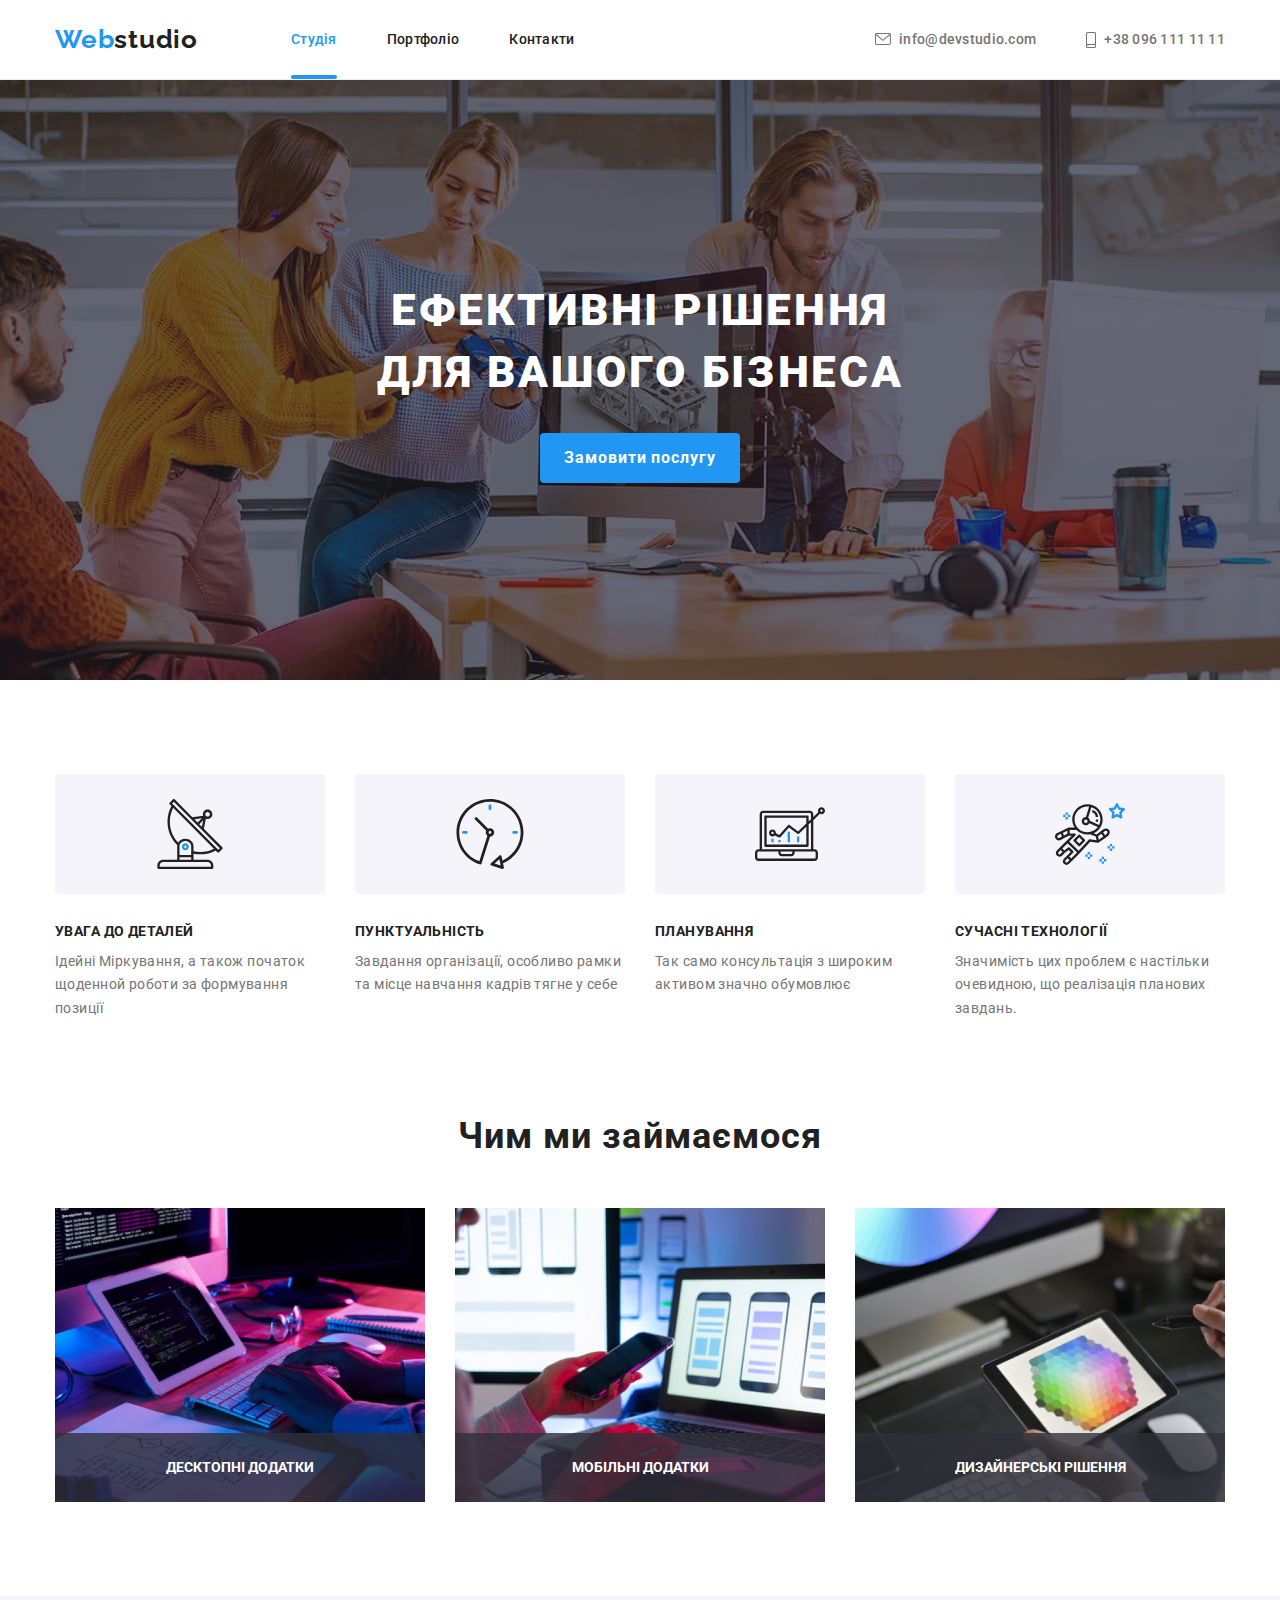
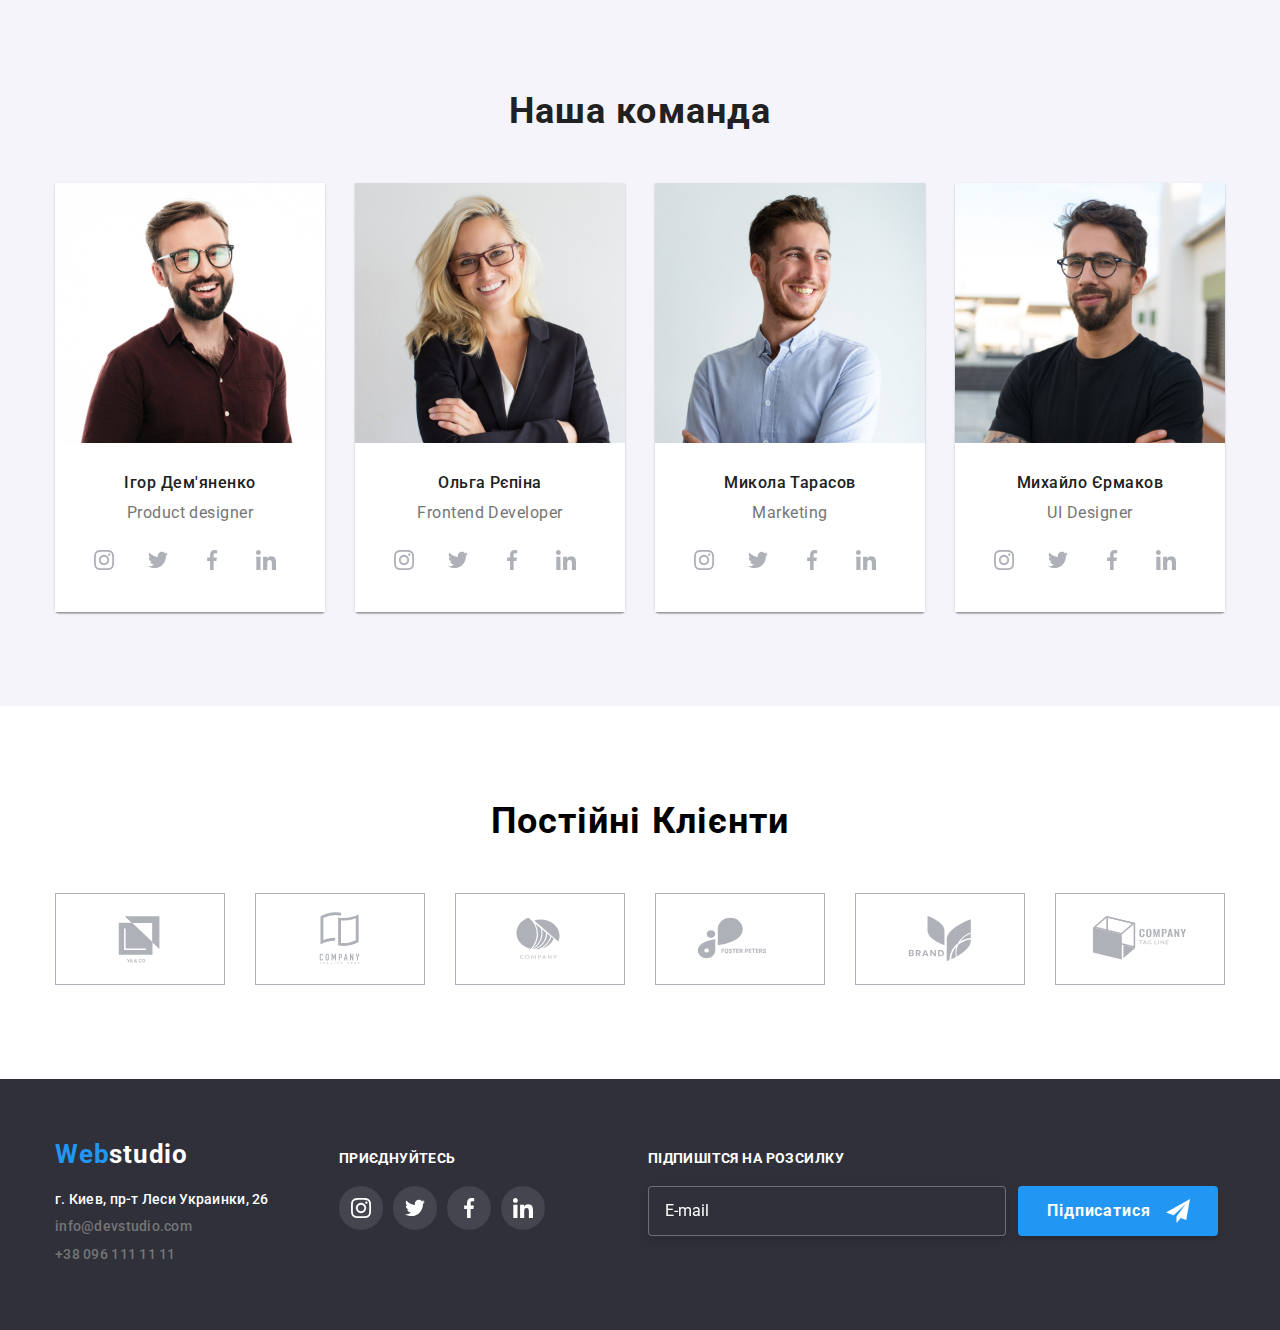
<file: index.html>
<!DOCTYPE html>
<html lang="uk">
<head>
    <meta charset="UTF-8">
    <meta http-equiv="X-UA-Compatible" content="IE=edge">
    <meta name="viewport" content="width=device-width, initial-scale=1.0">
    <title>homework</title>
    <link rel="stylesheet" href="https://cdnjs.cloudflare.com/ajax/libs/modern-normalize/1.1.0/modern-normalize.css">
    <link rel="preconnect" href="https://fonts.googleapis.com">
    <link rel="preconnect" href="https://fonts.gstatic.com" crossorigin>
    <link href="https://fonts.googleapis.com/css2?&family=Raleway:wght@700&family=Roboto:wght@400;500;700;900&display=swap" rel="stylesheet">
    <link rel="stylesheet" href="./css/styles.css">

</head>
<body>


    <header class="header">
        <div class="container header-navigation">
        <nav class="nav">
            <a class="logo" href="/"><span class="web">Web</span>studio</a>
            <ul class="navigation">
                <li class="item"><a class="link current" href="index.html">Студія</a> </li>
                <li class="item"><a class="link" href="portfolio.html">Портфоліо</a></li>
                <li class="item"><a class="link" href="#">Контакти</a></li>
            </ul>
        </nav>
        <ul class="contacts">
           <li class="item">
            <div class="callback">
                <ul class="callback-items">
                <li>
            <a class="link-contacts" href="mailto:info@devstudio.com">
            <svg class="contact-icon" aria-hidden="true">
                <use href="./images/icons.svg#icon-envelope"></use>
            </svg>
            info@devstudio.com</a>
        </li>
    </ul>
    </div>
           </li>
           <li class="item">
            <div class="callback">
                <ul class="callback-items">
                <li>

                <a class="link-contacts" href="tel:+380961111111">
                    <svg class="contact-smartphone" aria-hidden="true">
                        <use href="./images/icons.svg#icon-phone"></use>
                        </svg>
                +38 096 111 11 11</a>
            </li>
            </ul>
            </div>

            </li>
        </ul>
        </div>
     </header>
    <main>
        <section class="section main-order">

            <h1 class="main-header">Ефективні рішення для вашого бізнеса</h1>
            <button class="order-button" type="button" data-modal-open >Замовити послугу</button>

        </section>
    </section>
    <section class="section">
        <div class="container benefits">
        <h2 class="benefits-header visually-hidden">умовний заголовок наші переваги</h2>
        <ul class="benefits-content">
            <li class="benefits-item">
                <div class="benefits-icon">
                    <svg class="icon-antenna" width="70px" height="70px">
                        <use href="./images/icons.svg#icon-antenna">
                    </use>
                    </svg>
                    </div>

                 <h3 class="benefits-sub-header">Увага до Деталей</h3>
                    <p class="benefits-text">Ідейні Міркування, а також початок щоденной роботи за формування позиції </p>
                 </li>
                 <li class="benefits-item">
                <div class="benefits-icon">
                    <svg class="icon-clock" width="70px" height="70px">
                        <use href="./images/icons.svg#icon-clock">
                </use>
                    </svg>
                </div>
                <h3 class="benefits-sub-header">Пунктуальність</h3>
                <p class="benefits-text">Завдання організації, особливо рамки та місце навчання кадрів тягне у себе</p>
             </li>
                <li class="benefits-item">
                <div class="benefits-icon">
                    <svg class="icon-diagram" width="70px" height="70px">
                        <use href="./images/icons.svg#icon-diagram">
                </use>
                    </svg>
                </div>
                <h3 class="benefits-sub-header">Планування</h3>
                <p class="benefits-text">Так само консультація з широким активом значно обумовлює
                </p>
                </li>

                <li class="benefits-item">
                <div class="benefits-icon">
                    <svg class="icon-astronaut" width="70px" height="70px">
                        <use href="./images/icons.svg#icon-astronaut">
                    </use>
                    </svg>
                </div>
                <h3 class="benefits-sub-header">Сучасні технології</h3>
                <p class="benefits-text">Значимість цих проблем є настільки очевидною, що реалізація планових завдань.
                </p>
            </li>
        </ul>
    </div>
    </section>
        <section class="section what-we-do">
            <div class="container what-we-do">
            <h2 class="what-we-do-header">Чим ми займаємося</h2>
            <ul>
                
                <li class="what-we-do-item">
                  <div class="what-we-do-item-image">
                    <img src="./images/whtwedo/1.jpg" width="370" alt="робоче місце за столом">
                    <h4 class="what-we-do-subheader">Десктопні додатки</h4>
                    </div>
                </li>
                <li class="what-we-do-item">
                    <div class="what-we-do-item-image">
                    <img src="./images/whtwedo/2.jpg" width="370"  alt="робота за допомогою телефона та ноутбука">
                    <h4 class="what-we-do-subheader">Мобільні додатки</h4>
                     </div>
                </li>
                <li class="what-we-do-item">
                    <div class="what-we-do-item-image">
                    <img src="./images/whtwedo/3.jpg" width="370" alt="планшет">
                    <h4 class="what-we-do-subheader">Дизайнерські рішення</h4>
                    </div>
                </li>
             </ul>
            </div>
        </section>
        <section class="section our-team">
            <div class="container">
            <h2 class="team-header">Наша команда</h2>
            <ul class="our-team-list">
                <li class="our-team-item">

                        <img src="./images/team/1.jpg" width="270" height="260" alt="Ігор Дем'яненко">
                        <div class="our-team-content">
                    <h3 class="our-team-sub-header">Ігор Дем'яненко</h3>
                    <p class="our-team-text">Product designer</p>
                    <ul class="social-icons">
                        <li class="team-icons">
                           <a class="icon-link"href="#">
                            <svg class="social-icon" width="20" height="20">
                           <use href="./images/icons.svg#icon-instagram">
                           </use>
                           </svg>
                            </a>
                       </li>
                        <li class="team-icons">
                       <a class="icon-link"href="#">
                        <svg class="social-icon" width="20" height="20" >
                       <use href="./images/icons.svg#icon-twitter">
                        </use>
                       </svg>
                       </a>
                       </li>
                       <li class="team-icons">
                       <a class="icon-link"href="#">
                        <svg class="social-icon" width="20" height="20">
                           <use href="./images/icons.svg#icon-facebook">
                           </use>
                       </svg>
                           </a>
                           </li>
                       <li class="team-icons">
                       <a class="icon-link"href="#">
                        <svg class="social-icon" width="20" height="20">
                           <use href="./images/icons.svg#icon-linkedin" >
                           </use>
                       </svg>
                       </a>
                       </li>
                   </ul>
                </div>
                </li>
                <li class="our-team-item">
                        <img src="./images/team/2.jpg" width="270" height="260"  alt="Ольга Рєпіна">
                            <div class="our-team-content">
                         <h3 class="our-team-sub-header">Ольга Рєпіна</h3>
                        <p class="our-team-text">Frontend Developer</p>
                        <ul class="social-icons">
                             <li class="team-icons">
                                <a class="icon-link"href="#">
                                    <svg class="social-icon" width="20" height="20">
                                <use href="./images/icons.svg#icon-instagram">
                                </use>
                                </svg>
                                 </a>
                            </li>
                             <li class="team-icons">
                            <a class="icon-link"href="#">
                                <svg class="social-icon" width="20" height="20">
                            <use href="./images/icons.svg#icon-twitter">
                             </use>
                            </svg>
                            </a>
                            </li>
                            <li class="team-icons">
                            <a class="icon-link"href="#">
                                <svg class="social-icon" width="20" height="20" >
                                <use href="./images/icons.svg#icon-facebook">
                                </use>
                            </svg>
                                </a>
                                </li>
                            <li class="team-icons">
                            <a class="icon-link"href="#">
                                <svg class="social-icon"width="20" height="20" >
                                <use href="./images/icons.svg#icon-linkedin">
                                </use>
                            </svg>
                            </a>
                            </li>
                        </ul>
                    </div>
                </li>
                <li class="our-team-item">

                        <img src="./images/team/3.jpg" width="270" height="260" alt="Микола Тарасов">
                        <div class="our-team-content">
                        <h3 class="our-team-sub-header">Микола Тарасов</h3>
                        <p class="our-team-text">Marketing</p>
                        <ul class="social-icons">
                            <li class="team-icons">
                               <a class="icon-link"href="#">
                                <svg class="social-icon" width="20" height="20">
                               <use href="./images/icons.svg#icon-instagram">
                               </use>
                               </svg>
                                </a>
                           </li>
                            <li class="team-icons">
                           <a class="icon-link"href="#">
                            <svg class="social-icon" width="20" height="20">
                           <use href="./images/icons.svg#icon-twitter">
                            </use>
                           </svg>
                           </a>
                           </li>
                           <li class="team-icons">
                           <a class="icon-link"href="#">
                            <svg class="social-icon" width="20" height="20">
                               <use href="./images/icons.svg#icon-facebook">
                               </use>
                           </svg>
                               </a>
                               </li>
                           <li class="team-icons">
                           <a class="icon-link"href="#">
                            <svg class="social-icon" width="20" height="20">
                               <use href="./images/icons.svg#icon-linkedin">
                               </use>
                           </svg>
                           </a>
                           </li>
                       </ul>
                   </div>
                </li>
                <li class="our-team-item">

                        <img src="./images/team/4.jpg" width="270" height="260" alt="Михайло Єрмаков">
                        <div class="our-team-content">
                    <h3 class="our-team-sub-header">Михайло Єрмаков</h3>
                    <p class="our-team-text">UI Designer</p>
                    <ul class="social-icons">
                        <li class="team-icons">
                           <a class="icon-link"href="#">
                            <svg class="social-icon" width="20" height="20">
                           <use href="./images/icons.svg#icon-instagram">
                           </use>
                           </svg>
                            </a>
                       </li>
                        <li class="team-icons">
                       <a class="icon-link"href="#">
                        <svg class="social-icon"width="20" height="20" >
                       <use href="./images/icons.svg#icon-twitter">
                        </use>
                       </svg>
                       </a>
                       </li>
                       <li class="team-icons">
                       <a class="icon-link"href="#">
                        <svg class="social-icon"width="20" height="20" >
                           <use href="./images/icons.svg#icon-facebook">
                           </use>
                       </svg>
                           </a>
                           </li>
                       <li class="team-icons">
                       <a class="icon-link"href="#"><svg class="social-icon" width="20" height="20">
                           <use href="./images/icons.svg#icon-linkedin">
                           </use>
                       </svg>
                       </a>
                       </li>
                   </ul>
               </div>
                </li>
            </ul>
        </div>
        </section>
        <section class="section">
            <div class="container">
                <h2 class="clients-header">Постійні Клієнти</h2>
                <ul class="our-clients">
                    <li class="clients-item">
                        <a href="#" class="clients-link">
                            <svg class="clietns-logo" width="106" height="60">
                                <use href="./images/icons.svg#icon-Logo-1">

                                </use>
                            </svg>
                        </a>
                    </li>

                    <li class="clients-item">
                        <a href="#"  class="clients-link">
                            <svg class="clietns-logo" width="106" height="60">
                                <use href="./images/icons.svg#icon-Logo-2">

                                </use>
                            </svg>
                        </a>
                    </li>

                    <li class="clients-item">
                        <a href="#"  class="clients-link">
                            <svg class="clietns-logo"width="106" height="60" >
                                <use href="./images/icons.svg#icon-Logo-3" >

                                </use>
                            </svg>
                        </a></li>

                    <li class="clients-item">
                        <a href="#" class="clients-link" >
                            <svg class="clietns-logo" width="106" height="60" >
                                <use href="./images/icons.svg#icon-Logo-4">

                                </use>
                            </svg>
                        </a></li>

                    <li class="clients-item">
                        <a href="#" class="clients-link" >
                            <svg class="clietns-logo" width="106" height="60">
                                <use href="./images/icons.svg#icon-Logo-5">

                                </use>
                            </svg>
                        </a></li>

                    <li class="clients-item">
                        <a href="#"  class="clients-link">
                            <svg class="clietns-logo"width="106" height="60" >
                                <use href="./images/icons.svg#icon-Logo-6">

                                </use>
                            </svg>
                        </a></li>
                </ul>
            </div>

        </section>
    </main>

    <footer class="footer">
        <div class="container">
            <div class="footer-social-links">

                <div class="our-contacts">
                    <a class="logo-footer" href="/"><span class="web">Web</span>studio</a>
                    <address>
                    <ul class="contacts-footer">
                         <li class="link-contacts-footer-item"><a class="link-addres-footer" href="#">г. Киев, пр-т Леси Украинки, 26</a></li>
                            <li class="link-contacts-footer-item">
                            <a class="link-contacts-footer" href="mailto:info@devstudio.com">info@devstudio.com</a>
                        </li>
                        <li class="link-contacts-footer-item">
                        <a class="link-contacts-footer" href="tel:+380961111111">+38 096 111 11 11</a>
                        </li>
                    </ul>
                    </address>
                </div>
                <div class="our-links">
                    <h4 class="footer-header">Приєднуйтесь</h4>
                    <ul class="footer-icons">


                     <li class="team-icons-footer">
                     <a class="icon-link-footer"href="#">
                        <svg class="social-icon-footer" width="20" height="20" >
                        <use href="./images/icons.svg#icon-instagram">
                        </use>
                         </svg>
                     </a>
                     </li>
                     <li class="team-icons-footer">
                        <a class="icon-link-footer"href="#">
                            <svg class="social-icon-footer" width="20" height="20">
                        <use href="./images/icons.svg#icon-twitter">
                        </use>
                        </svg>
                        </a>
                     </li>
                    <li class="team-icons-footer">
                         <a class="icon-link-footer"href="#">
                            <svg class="social-icon-footer" width="20" height="20">
                        <use href="./images/icons.svg#icon-facebook">
                        </use>
                        </svg>
                         </a>
                    </li>
                    <li class="team-icons-footer">
                        <a class="icon-link-footer"href="#">
                            <svg class="social-icon-footer"width="20" height="20" >
                        <use href="./images/icons.svg#icon-linkedin">
                        </use>
                         </svg>
                        </a>
                    </li>
                </ul>
            </div>
            <div class="footer-inner">
                <form class="footer-inner-form">
                    <h4 class="footer-header">Підпишітся на розсилку</h3>
                        <div class="footer-form-items">
                        <label for="user-email-footer"></label>
                        <input class="footer-input" id="user-email-footer" name="user-email-footer" type="email" placeholder="E-mail" required>
                        <div class="submit-button-content">
                        <button class="footer-submit-button" type="submit">Підписатися</button>
                        <svg class="footer-submit-icon" width="24" height="24">
                        <use href="./images/icons.svg#icon-telegram"></use>
                        </svg>
                    </div>
                    </div>
                </form>
            </div>
            </div>
            
    </div>

    
</div>



   

    </footer>

    <div class="backdrop is-hidden " data-modal>
    <div class="modal">
        <p></p>
    <button data-modal-close class="close-button" type="button">
        <svg class="close-button-icon" width="11" height="11" >
            <use href="./images/icons.svg#icon-close"></use>
        </svg>
    </button>
    
    <div class="modal-container">
        <h2 class="form-title">Залиште свої дані, ми вам передзвонимо</h2>
        <form class="form" name="main-form" autocomplete="on">
            <div class="form-field">
            <label for="user-name" class="form-label"> Ім'я</label>
            <div class="form-field-inner">
            <input class="form-input" id="user-name" type="text" name="user-name">
            <svg class="form-icon" width="12px" height="12px"> 
                <use href="./images/icons.svg#icon-name"></use>
             </svg>
            </div>
                </div>

    <div class="form-field">
        <label for="user-tel" class="form-label">Телефон</label>
        <div class="form-field-inner">
        <input class="form-input" id="user-tel" type="text" name="user-tel" required>
        <svg class="form-icon" width="13px" height="13px"> 
            <use href="./images/icons.svg#icon-tel"></use>
        </svg>
        </div>
        </div>

<div class="form-field">
<label for="user-email" class="form-label">Пошта</label>
<div class="form-field-inner">
    <input class="form-input" id="user-email" type="email" name="user-email" required>
    <svg class="form-icon" width="15px" height="12px"> 
    <use href="./images/icons.svg#icon-email"></use>
</svg>
</div>
</div>

<div class="form-field form-field-area">
<label for="user-coment" class="form-label">Коментар</label>
<textarea class="form-area" name="user-coment" id="user-coment" placeholder="Введіть ім'я"></textarea>
</div>

<div class="form-checkbox">
    <input class="checkbox" id="term-condition" type="checkbox" name="user-term-condition">
    <label  class="checkbox-label" for="term-condition" >Погоджуюся з розсилкою та приймаю <a class="form-link" href="#">Умови договору</a></label>
</div>

<button class="form-button  order-button" type="submit">Відправити</button>
</form>
    
</div>
    </div>
<script src="./js/modal.js"></script>
</body>
</html>
</file>
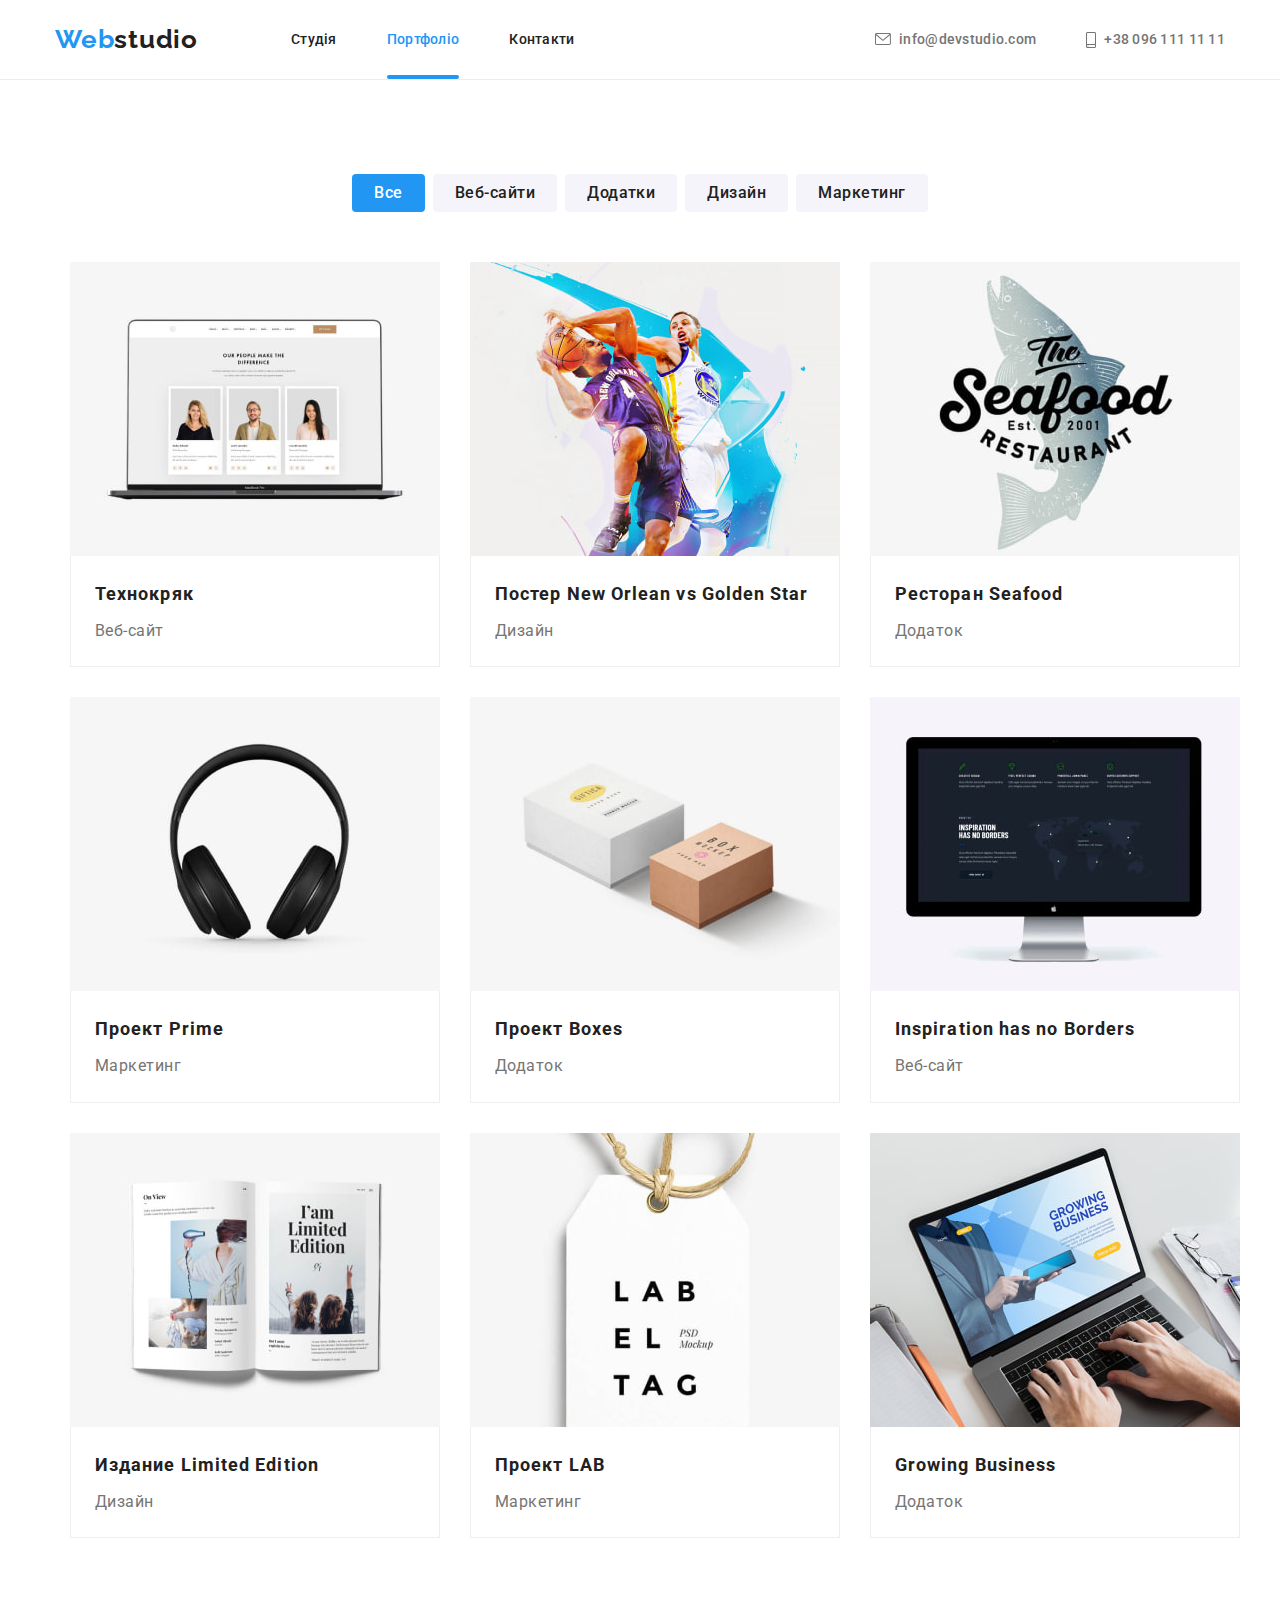
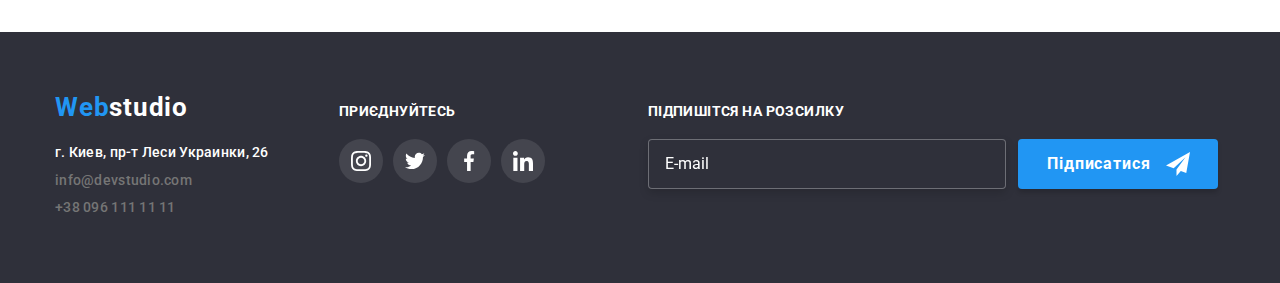
<file: portfolio.html>
<!DOCTYPE html>
<html lang="uk">
<head>
    <meta charset="UTF-8">
    <meta http-equiv="X-UA-Compatible" content="IE=edge">
    <meta name="viewport" content="width=device-width, initial-scale=1.0">
    <title>portfolio</title>
    <link rel="stylesheet" href="https://cdnjs.cloudflare.com/ajax/libs/modern-normalize/1.1.0/modern-normalize.css">
    <link rel="preconnect" href="https://fonts.googleapis.com">
    <link rel="preconnect" href="https://fonts.gstatic.com" crossorigin>
    <link href="https://fonts.googleapis.com/css2?&family=Raleway:wght@700&family=Roboto:wght@400;500;700;900&display=swap" rel="stylesheet">
    <link rel="stylesheet" href="./css/styles.css">

</head>
<body>

    <header class="header">
        <div class="container header-navigation">
        <nav class="nav">
            <a class="logo" href="/"><span class="web">Web</span>studio</a>
            <ul class="navigation">
                <li class="item"><a class="link" href="index.html">Студія</a></li>
                <li class="item"><a class="link current" href="portfolio.html">Портфоліо</a></li>
                <li class="item"><a class="link" href="#">Контакти</a></li>
            </ul>
        </nav>
        <ul class="contacts">
            <li class="item">
             <div class="callback">
                 <ul class="callback-items">
                 <li>
             <a class="link-contacts" href="mailto:info@devstudio.com">
             <svg class="contact-icon" aria-hidden="true">
                 <use href="./images/icons.svg#icon-envelope"></use>
             </svg>
             info@devstudio.com</a>
         </li>
     </ul>
     </div>
            </li>
            <li class="item">
             <div class="callback">
                 <ul class="callback-items">
                 <li>

                 <a class="link-contacts" href="tel:+380961111111">
                     <svg class="contact-smartphone" aria-hidden="true">
                         <use href="./images/icons.svg#icon-phone"></use>
                         </svg>
                 +38 096 111 11 11</a>
             </li>
             </ul>
             </div>

             </li>
         </ul>
        </div>
    </header>
    <main>
        <section class="section">
            <div class="container">
                <h1 class="our-works-header visually-hidden">Умовний заголовок наші роботи</h1>
            <ul class="buttons">
            <li class="buttons-item"><button class="content-button current" type="button">Все</button></li>
            <li class="buttons-item"><button class="content-button" type="button">Веб-сайти</button></li>
            <li class="buttons-item"><button class="content-button" type="button">Додатки</button></li>
            <li class="buttons-item"><button class="content-button" type="button">Дизайн</button></li>
            <li class="buttons-item"><button class="content-button" type="button">Маркетинг</button></li>
            </ul>

            <div class="container">
            <ul class="our-works">
                <li class="our-works-item">
                    <a class="our-works-link" href="#">
                        <div class="our-works-thumd">
                    <img src="./images/projects/1.jpg" width="370" alt="веб сайт на ноутбуке">
            
                <div class="our-works-overlay">
              <p class="our-works-overlay-description">Ресурс пропонує комплексні пропозиції з різним рівнем функціоналу та сервісів. Все це дозволить відвідувачу отримати вичерпні відомості про компанію чи приватну особу.</p>
                </div>
                        </div>

                <div class="our-works-description">
                    <h3 class="our-works-subheader">Технокряк</h3>
                    <p class="our-works-text">Веб-сайт</p>
               
                </div>
                </a>
            
                </li>
                <li class="our-works-item">
                    <a class="our-works-link" href="#">
                        <div class="our-works-thumd">
                    <img src="./images/projects/2.jpg" width="370" alt="постер баскетболистов">
                    <div class="our-works-overlay">
                        <p class="our-works-overlay-description">Ресурс пропонує комплексні пропозиції з різним рівнем функціоналу та сервісів. Все це дозволить відвідувачу отримати вичерпні відомості про компанію чи приватну особу.</p>
                          </div>
                                  </div>
          
                          <div class="our-works-description">
                    <h3 class="our-works-subheader">Постер New Orlean vs Golden Star</h3>
                    <p class="our-works-text">Дизайн</p>
                    </div>
                </a>
            
                </li>
                <li class="our-works-item">
                    <a class="our-works-link" href="#">
                        <div class="our-works-thumd">
                    <img src="./images/projects/3.jpg" width="370" alt="логотип ресторана">
                    <div class="our-works-overlay">
                        <p class="our-works-overlay-description">Ресурс пропонує комплексні пропозиції з різним рівнем функціоналу та сервісів. Все це дозволить відвідувачу отримати вичерпні відомості про компанію чи приватну особу.</p>
                          </div>
                                  </div>
          
                          <div class="our-works-description">
                    <h3 class="our-works-subheader">Ресторан Seafood</h3>
                    <p class="our-works-text">Додаток</p>
                </div>
                </a>
                </li>
                <li class="our-works-item">
                    <a class="our-works-link" href="#">
                        <div class="our-works-thumd">
                    <img src="./images/projects/4.jpg" width="370" alt="навушники">
                    <div class="our-works-overlay">
                        <p class="our-works-overlay-description">Ресурс пропонує комплексні пропозиції з різним рівнем функціоналу та сервісів. Все це дозволить відвідувачу отримати вичерпні відомості про компанію чи приватну особу.</p>
                          </div>
                                  </div>
          
                          <div class="our-works-description">
                    <h3 class="our-works-subheader">Проект Prime</h3>
                    <p class="our-works-text">Маркетинг</p>
                    </div>
                </a>

                </li>
                <li class="our-works-item">
                    <a class="our-works-link" href="#">
                        <div class="our-works-thumd">
                    <img src="./images/projects/5.jpg" width="370" alt="коробки">
                    <div class="our-works-overlay">
                        <p class="our-works-overlay-description">Ресурс пропонує комплексні пропозиції з різним рівнем функціоналу та сервісів. Все це дозволить відвідувачу отримати вичерпні відомості про компанію чи приватну особу.</p>
                          </div>
                                  </div>
          
                          <div class="our-works-description">
                    <h3 class="our-works-subheader">Проект Boxes</h3>
                    <p class="our-works-text">Додаток</p>
                    </div>
                </a>
                </li>
                <li class="our-works-item">
                    <a class="our-works-link" href="#">
                        <div class="our-works-thumd">
                    <img src="./images/projects/6.jpg" width="370" alt="монітор">
                    <div class="our-works-overlay">
                        <p class="our-works-overlay-description">Ресурс пропонує комплексні пропозиції з різним рівнем функціоналу та сервісів. Все це дозволить відвідувачу отримати вичерпні відомості про компанію чи приватну особу.</p>
                          </div>
                                  </div>
          
                          <div class="our-works-description">
                    <h3 class="our-works-subheader">Inspiration has no Borders</h3>
                    <p class="our-works-text">Веб-сайт</p>
                    </div>
                </a>
                </li>
                <li class="our-works-item">
                    <a class="our-works-link" href="#">
                        <div class="our-works-thumd">
                    <img src="./images/projects/7.jpg" width="370" alt="книга">
                    <div class="our-works-overlay">
                        <p class="our-works-overlay-description">Ресурс пропонує комплексні пропозиції з різним рівнем функціоналу та сервісів. Все це дозволить відвідувачу отримати вичерпні відомості про компанію чи приватну особу.</p>
                          </div>
                                  </div>
          
                          <div class="our-works-description">
                    <h3 class="our-works-subheader">Издание Limited Edition</h3>
                    <p class="our-works-text">Дизайн</p>
                    </div>
                </a>
                </li>
                <li class="our-works-item">
                    <a class="our-works-link" href="#">
                        <div class="our-works-thumd">
                    <img src="./images/projects/8.jpg" width="370" alt="етикетка">
                    <div class="our-works-overlay">
                        <p class="our-works-overlay-description">Ресурс пропонує комплексні пропозиції з різним рівнем функціоналу та сервісів. Все це дозволить відвідувачу отримати вичерпні відомості про компанію чи приватну особу.</p>
                          </div>
                                  </div>
          
                          <div class="our-works-description">
                    <h3 class="our-works-subheader">Проект LAB</h3>
                    <p class="our-works-text">Маркетинг</p>
                    </div>
                </a>
                </li>
                <li class="our-works-item">
                    <a class="our-works-link" href="#">
                        <div class="our-works-thumd">
                        <img src="./images/projects/9.jpg" width="370" alt="ноутбук">
                        <div class="our-works-overlay">
                            <p class="our-works-overlay-description">Ресурс пропонує комплексні пропозиції з різним рівнем функціоналу та сервісів. Все це дозволить відвідувачу отримати вичерпні відомості про компанію чи приватну особу.</p>
                              </div>
                                      </div>
              
                              <div class="our-works-description">
                        <h3 class="our-works-subheader">Growing Business</h3>
                    <p class="our-works-text">Додаток</p>
                       
                </div>
                </a>

                </li>
            </ul>
        </div>
            </div>
    
        </section>

    </main>

    <footer class="footer">
        <div class="container">
            <div class="footer-social-links">

                <div class="our-contacts">
                    <a class="logo-footer" href="/"><span class="web">Web</span>studio</a>
                    <address>
                    <ul class="contacts-footer">
                         <li class="link-contacts-footer-item"><a class="link-addres-footer" href="#">г. Киев, пр-т Леси Украинки, 26</a></li>
                            <li class="link-contacts-footer-item">
                            <a class="link-contacts-footer" href="mailto:info@devstudio.com">info@devstudio.com</a>
                        </li>
                        <li class="link-contacts-footer-item">
                        <a class="link-contacts-footer" href="tel:+380961111111">+38 096 111 11 11</a>
                        </li>
                    </ul>
                    </address>
                </div>
                <div class="our-links">
                    <h4 class="footer-header">Приєднуйтесь</h4>
                    <ul class="footer-icons">


                     <li class="team-icons-footer">
                     <a class="icon-link-footer"href="#">
                        <svg class="social-icon-footer" width="20" height="20">
                        <use href="./images/icons.svg#icon-instagram">
                        </use>
                         </svg>
                     </a>
                     </li>
                     <li class="team-icons-footer">
                        <a class="icon-link-footer"href="#">
                            <svg class="social-icon-footer" width="20" height="20">
                        <use href="./images/icons.svg#icon-twitter">
                        </use>
                        </svg>
                        </a>
                     </li>
                    <li class="team-icons-footer">
                         <a class="icon-link-footer"href="#">
                            <svg class="social-icon-footer"width="20" height="20" >
                        <use href="./images/icons.svg#icon-facebook">
                        </use>
                        </svg>
                         </a>
                    </li>
                    <li class="team-icons-footer">
                        <a class="icon-link-footer"href="#">
                            <svg class="social-icon-footer"width="20" height="20" >
                        <use href="./images/icons.svg#icon-linkedin">
                        </use>
                         </svg>
                        </a>
                    </li>
                </ul>
            </div>
            <div class="footer-inner">
                <form class="footer-inner-form">
                    <h4 class="footer-header">Підпишітся на розсилку</h3>
                        <div class="footer-form-items">
                        <label for="user-email-footer"></label>
                        <input class="footer-input" id="user-email-footer" type="email" placeholder="E-mail">
                        <div class="submit-button-content">
                        <button class="footer-submit-button" type="submit">Підписатися</button>
                        <svg class="footer-submit-icon" width="24" height="24">
                            <use href="./images/icons.svg#icon-telegram"></use>
                        </svg>
                    </div>
                    </div>
                </form>
            </div>

            </div>
    </div>



    </footer>


</body>
</html>
</file>
<file: css/styles.css>
:root{
    --title-text-color: rgba(33, 33, 33, 1);
    --accent: rgba(33, 150, 243, 1);
    --info-text-color: rgba(117, 117, 117, 1);
    --bgd-color: rgba(47, 48, 58, 1);
    --bgd-secondary-color: rgba(245, 244, 250, 1);
    --hover-button-color: rgba(255, 255, 255, 1);
    --border-color: rgba(236, 236, 236, 1);
    --body-bgd: rgba(255, 255, 255, 1);
    --fill-color: rgba(117, 117, 117, 1);
    --fill-social-link-color: rgba(175, 177, 184, 1);
    --footer-bgd-color: rgba(255, 255, 255, 0.1);
    --what-we-do-item-bgd-color: rgba(47, 48, 58, 0.8);
    --backdrop-color: rgba(0, 0, 0, 0.2);
}
/* system */
html {
	box-sizing: border-box;
}
*,
*::after,
*::before {
	box-sizing: inherit;
}
.a {
	text-decoration: none;
	color: inherit;
}
/* Свойства для корректного отображения картинок */
img {
	display: block;
	max-width: 100%;
	height: auto;
}
/* Свойства для обнуления курсива у address */
address {
	font-style: normal;
}
body{
    font-family: 'Roboto',  sans-serif;
    background-color: var(--body-bgd);
}
ul{
    list-style-type: none;
    padding: 0;
    margin: 0;

}
h1,
h2,
h3,
h4,
h5,
h6{
    margin-top: 0;
    margin-bottom: 0;
}
p{
    margin-top: 0;
    margin-bottom: 0;
}
.section {
    padding-top: 94px;
    padding-bottom: 94px;
}

.container{
    width: 1200px;
    margin: 0 auto;
    padding-left: 15px;
    padding-right: 15px;

}
.visually-hidden {
    position: absolute;
    width: 1px;
    height: 1px;
    margin: -1px;
    border: 0;
    padding: 0;

    white-space: nowrap;
    clip-path: inset(100%);
    clip: rect(0 0 0 0);
    overflow: hidden;
  }
  /* header */
.header{
    /* max-width: 1600px; */
    border-bottom: 1px solid var(--border-color) ;
    margin: 0 auto;
    
    

}

.nav{
    display: flex;
    align-items: center;
    transition: color 2500ms cubic-bezier(0.4, 0, 0.2, 1) ;
}

.logo{
    color: var(--title-text-color);
    text-decoration: none;
    font-family: 'Raleway', sans-serif;
    font-style: normal;
    font-weight: 700;
    font-size: 26px;
    line-height: 1.2;
    letter-spacing: 0.03em;
    margin-top: 0;
    display: block;
    padding-top: 24px;
    padding-bottom: 24px;

    }
.web{
    color: var(--accent);
    }
.navigation{

    display: block;
}



.link{

    font-style: normal;
    font-weight: 500;
    font-size: 14px;
    line-height: 1.1;
    letter-spacing: 0.02em;
    text-decoration: none;
    color: var(--title-text-color);
    transition: color 250ms cubic-bezier(0.4, 0, 0.2, 1) ;

}




.link-contacts{
    text-decoration: none;
    font-style: normal;
    font-weight: 500;
    font-size: 14px;
    line-height: 1.1;
    letter-spacing: 0.02em;
    color: var(--info-text-color);
    display: flex;
    align-items: center;
    transition: color 250ms cubic-bezier(0.4, 0, 0.2, 1) ;
    
}


.callback{
    display: flex;
    
}

.contact-smartphone{
    fill: var(--fill-color);
    transition: fill 250ms cubic-bezier(0.4, 0, 0.2, 1) ;
    
}
.contact-icon{
    fill: var(--fill-color);
    transition: fill 250ms cubic-bezier(0.4, 0, 0.2, 1) ;
    
}


.callback-items  li :hover,
.callback-items  li :focus
{
    color: var(--accent);
    fill: var(--accent);
    

}
.link-contacts:hover .contact-smartphone,
.link-contacts:focus .contact-smartphone
{
    color: var(--accent);
    fill: var(--accent);

   
}
.link-contacts:hover .contact-icon,
.link-contacts:focus .contact-icon
{
    color: var(--accent);
    fill: var(--accent);
}




/*header*/
.navigation   {
    display: flex;
    margin-left: 93px;

    margin-bottom: 0;
    
    
}
.navigation .item{
    margin-right: 50px;
    
    

}



.navigation .item:last-child{
    margin-right: 0;
}
.navigation > li :hover,
.navigation > li :focus {
    color: var(--accent);
}
.navigation > li .current{
    color: var(--accent);
    position: relative;
    
    
}

.navigation > li .current::after{
    content: "";
    position: absolute;
    width: 100%;
    height: 4px;
    background-color: #2196F3;
    border-radius: 2px;
    display: block;
    bottom: -32px;
    
    }


.contacts{
    display: flex;
    margin-left: auto;
}
.contacts .item{
    margin-right: 50px;
}

.contact-icon{
    width: 16px;
    height: 12px;
    margin-right: 8px;

}

.contact-smartphone{
    width: 10px;
    height: 16px;
    margin-right: 8px;
}

.contacts .item:last-child{
    margin-right: 0;
}
.header-navigation{
    display: flex;
    align-items: center;

}

.main-order{
    background-color: var(--bgd-color);
    background-image: linear-gradient(
    rgba(47, 48, 58, 0.4),
    rgba(47, 48, 58, 0.4)
    ),
    url(../images/projects/herofone.jpg)
    ;
    text-align: center;
    padding: 200px 0;
    max-width: 1600px;
    max-height: 600px;
    margin-left: auto;
    margin-right: auto;
    background-repeat: no-repeat;
    background-position: center;
    background-size: cover;
}




.main-header{


    font-weight: 900;
    font-size: 44px;
    line-height: 1.4;
    text-align: center;
    letter-spacing: 0.06em;
    text-transform: uppercase;
    color: rgba(255, 255, 255, 1);
    margin: 0 auto;
    width: 600px;

}
.order-button{
    display: inline-block;
    border: none;
    background-color: var(--accent);
    color: rgba(255, 255, 255, 1);
    width: 200px;
    height: 50px;
    border-radius: 4px;
    font-style: normal;
    font-weight: 700;
    font-size: 16px;
    line-height: 1.9;
    letter-spacing: 0.06em;
    text-align: center;
    margin-top: 30px;
    transition:  background-color 250ms cubic-bezier(0.4, 0, 0.2, 1) ;
}
.order-button:hover{
    background-color: #188ce8;
}
/* benefits */
.benefits-content{
    display: flex;

}
.benefits-item{
    align-items: center;
    width: 270px;

}
.benefits-item:not(:last-child){
    margin-right: 30px;
}


.benefits-sub-header{
    font-style: normal;
    font-weight: 700;
    font-size: 14px;
    line-height: 1.1;
    letter-spacing: 0.03em;
    text-transform: uppercase;
    color: var(--title-text-color);
}
.benefits-text{
    font-style: normal;
    font-weight: 400;
    font-size: 14px;
    line-height: 1.7;
    letter-spacing: 0.03em;
    color: var(--info-text-color);
    margin-top: 10px;
}
.benefits-icon{
    display: flex;
    justify-content: center;
    align-items: center;
    margin-bottom: 30px;

   width: 270px;
   height: 120px;
   background-color:var(--bgd-secondary-color);
   border-radius: 4px;
}
/* what-we-do */
.what-we-do{
    padding-top: 0;
    position: relative;
    
}
.what-we-do > ul{
    display: flex;
}
.what-we-do-item:not(:last-child){
    margin-right: 30px;

}
.what-we-do-item-image{
    position: relative;
}
.what-we-do-subheader{
    position: absolute;
    bottom: 0;
    z-index: 1;

    text-transform: uppercase;
    font-weight: 700;
    font-size: 14px;
    line-height: 1.1;
    color: var(--body-bgd);
    background-color: var(--what-we-do-item-bgd-color);

    display: inline-block;
    text-align: center;
    padding: 27px 82px;
    width: 100%;
}

/* .what-we-do-item::before{
    display: inline-block;
    content: "";
    width: 370px;
    height: 70px;
    background-color: var(--what-we-do-item-bgd-color);
    position: absolute;
    bottom: 0;

} */



.what-we-do-header{

    font-size: 36px;
    line-height: 1.2;
    text-align: center;
    letter-spacing: 0.03em;
    color: var(--title-text-color);
    margin-bottom: 50px;
    margin-top: 0;
   
}


/* team */

.our-team{
    background-color: var(--bgd-secondary-color);
    

}
.our-team-item{
    box-shadow: 0px 1px 3px rgba(0, 0, 0, 0.12), 0px 1px 1px rgba(0, 0, 0, 0.14), 0px 2px 1px rgba(0, 0, 0, 0.2);
    border-radius: 0px 0px 4px 4px;
}
.team-header{

    font-size: 36px;
    line-height: 1.2;
    text-align: center;
    letter-spacing: 0.03em;
    text-align: center;
    color: var(--title-text-color);
    margin-bottom: 50px;



}
.our-team-sub-header{
    display: block;
    font-style: normal;
    font-weight: 500;
    font-size: 16px;
    line-height: 1.2;
    letter-spacing: 0.03em;
    text-align: center;

    color: var(--title-text-color);
    padding-top: 30px;

}
.our-team-text{
    display: block;
    font-style: normal;
    font-weight: 400;
    font-size: 16px;
    line-height: 1.2;
    text-align: center;
    letter-spacing: 0.03em;
    color: var(--info-text-color);
    margin-top: 10px;

}
.our-team-list{
    display: flex;
    align-items: center;
    justify-content: center;
}
.our-team-item:not(:last-child){
    margin-right: 30px;
}
.social-icons{
    display: flex;
    justify-content: center;
    align-items: center;
    margin-top: 16px;
    padding-bottom: 30px;
    
   
}
.team-icons{
    margin-right: 10px;
    
}

.icon-link{
    display: flex;
    justify-content: center;
    align-items: center;

    width: 44px;
    height: 44px;
    border-radius: 50%;
    transition: background-color 250ms cubic-bezier(0.4, 0, 0.2, 1) ;
    
}
.icon-link:hover,
.icon-link:focus{
    background-color: var(--accent);
    
   
    
}
  .icon-link:hover .social-icon,
  .icon-link:focus .social-icon
  {
    fill: var(--body-bgd);
    
}
.social-icon{

    fill: var(--fill-social-link-color);
    display: block;
    justify-content: center;
    align-items: center;
    width: 20x;
    height: 20px;
    transition: fill 250ms cubic-bezier(0.4, 0, 0.2, 1) ;
}
.our-team-content{
    background-color: var(--body-bgd);
    
}

/* clients */
.clients-header{
    text-align: center;
    margin-bottom: 50px;
    font-size: 36px;
    line-height: 1.2;
    text-align: center;
    letter-spacing: 0.03em;
}
.our-clients{
    display: flex;
}
.clients-item{
    margin-right: 30px;
}

.clients-link{
    width: 170px;
    height: 92px;
    border: 1px solid #AFB1B8;
    display: flex;
    justify-content: center;
    align-items: center;
    transition: border 250ms cubic-bezier(0.4, 0, 0.2, 1) ;
}

.clietns-logo{
    fill: var(--fill-social-link-color);
    transition:  fill 250ms cubic-bezier(0.4, 0, 0.2, 1) ;
}
.clients-link:hover .clietns-logo,
.clients-link:focus .clietns-logo
{
    fill: var(--accent);
}
.clients-link:hover,
.clients-link:focus
{
    border: 1px solid var(--accent);

}

.clietns-logo{
    width: 106px;
    height: 60px;
}


/* .buttons{ */
    /* background-color: rgba(245, 244, 250, 1); */
    /* color: rgba(33, 33, 33, 1); */

/* } */
.content-button{
    font-family: 'Roboto', sans-serif;
    font-style: normal;
    font-weight: 500;
    font-size: 16px;
    line-height: 1.6;
    text-align: center;
    letter-spacing: 0.03em;
    background-color: var(--bgd-secondary-color);
    color: var(--title-text-color);
    border: none;
    padding: 6px 22px 6px 22px;
    cursor: pointer;
    transition: color 250ms cubic-bezier(0.4, 0, 0.2, 1),
     background-color 250ms cubic-bezier(0.4, 0, 0.2, 1),
     box-shadow 250ms cubic-bezier(0.4, 0, 0.2, 1);
     
    
}
.buttons{
    display: flex;
    margin-bottom: 50px;
    justify-content: center;
    
}


.buttons > li .current{
    color: var(--hover-button-color);
    background-color: var(--accent);
    
    
}
.content-button{
    border-radius: 4px;
    
}
.buttons-item:not(:last-child){
    margin-right: 8px;
}



.buttons :hover,
.buttons :focus
{
    color: var(--hover-button-color);
    background-color: var(--accent);
   
    box-shadow: 0px 3px 1px rgba(0, 0, 0, 0.1), 0px 1px 2px rgba(0, 0, 0, 0.08), 0px 2px 2px rgba(0, 0, 0, 0.12);
    
    border-radius: 4px;
}


/* works */
.our-works-header{
    display: none;
}
.our-works-subheader{
    font-style: normal;
    font-weight: 700;
    font-size: 18px;
    line-height: 2;
    letter-spacing: 0.06em;
    color: var(--title-text-color);
    border-left:1px solid #EEEEEE;
    border-right:1px solid #EEEEEE;
    padding-top: 20px;
    padding-bottom: 4px;
    padding-left: 24px;
    text-align: left;
    
}
.our-works-text{
    font-style: normal;
    font-weight: 400;
    font-size: 16px;
    line-height: 1.9;
    letter-spacing: 0.03em;
    color: var(--info-text-color);
    border-left:1px solid #EEEEEE;
    border-right:1px solid #EEEEEE;
    border-bottom:1px solid #EEEEEE;
    text-align: left;
    padding-left: 24px;
    padding-bottom: 20px;
    

}

.our-works-thumd{
    position: relative;
    overflow: hidden;
}



.our-works-overlay{
position: absolute;
top: 0;
right: 0;
width: 100%;
height: 100%;
padding: 64px 24px;
background-color: rgba(33, 150, 243, 0.9);
transform: translateY(100%);
transition: transform 250ms;
transition-timing-function: cubic-bezier(0.4, 0, 0.2, 1);
}

.our-works-overlay-description{

font-weight: 400;
font-size: 18px;
line-height: 28px;

letter-spacing: 0.03em;

color: #FFFFFF;
}




.our-works{
    display: flex;
    flex-wrap:  wrap;
    
}

.our-works-item{
    margin-bottom: 30px;
    width: 370px;
    margin-right: 30px;
    
   
}


.our-works-item:nth-child(3n){
    margin-right: 0px;
}
.our-works-item:nth-child(n + 7){
    margin-bottom: 0px;
}
 
/* .our-works-item:hover .our-works-link,
.our-works-item:focus .our-works-link{
    border: 1px solid #EEEEEE;
    box-shadow: 0px 1px 1px rgba(0, 0, 0, 0.12), 0px 4px 4px rgba(0, 0, 0, 0.06), 1px 4px 6px rgba(0, 0, 0, 0.16);
} */

.our-works-item:hover .our-works-overlay{
    transform: translateY(0);
}

.our-works-link{
   display: inline-block;
    text-decoration: none;
    transition: box-shadow 250ms cubic-bezier(0.4, 0, 0.2, 1);
    /* border 2500ms cubic-bezier(0.4, 0, 0.2, 1); */
}

.our-works-link:hover,
.our-works-link:focus{
    /* border: 1px solid #EEEEEE; */
    box-shadow:0px 1px 1px rgba(0, 0, 0, 0.12), 0px 4px 4px rgba(0, 0, 0, 0.06), 1px 4px 6px rgba(0, 0, 0, 0.16);
    
}


/* footer */

.footer{
    background-color: rgba(47, 48, 58, 1);
    padding: 60px 0;



}
.logo-footer{
    display: inline-block;
    color: rgba(255, 255, 255, 1);
    text-decoration: none;
    font-style: normal;
    font-weight: 700;
    font-size: 26px;
    line-height: 1.2;
    letter-spacing: 0.03em;
    margin-bottom: 20px;

}


.link-contacts-footer{
    display: inline-block;
    font-family: 'Roboto', sans-serif;
    text-decoration: none;
    font-style: normal;
    font-weight: 500;
    font-size: 14px;
    line-height: 1.1;
    letter-spacing: 0.02em;
    color: var(--info-text-color);
    transition: color 250ms cubic-bezier(0.4, 0, 0.2, 1) ;
}
.link-addres-footer{
    display: inline-block;
    text-decoration: none;
    font-style: normal;
    font-weight: 500;
    font-size: 14px;
    line-height: 1.1;
    letter-spacing: 0.02em;
    color: #fff;
    transition:  color 250ms cubic-bezier(0.4, 0, 0.2, 1) ;
}
.link-contacts-footer-item:not(:last-child){
    margin-bottom: 9px;
}
.link-contacts-footer:hover{
    color: var(--accent);
}
.link-contacts-footer:focus{
    color: var(--accent);
}
.footer-icons{
    display: flex;
    padding-bottom: 40px;
}
.footer-social-links{
    display: flex;
    align-items: baseline;
}

.footer-header{
    font-style: normal;
    font-weight: 700;
    font-size: 14px;
    line-height: 16px;
    letter-spacing: 0.03em;
    text-transform: uppercase;
    color: var(--body-bgd);
    text-align: left;
    margin-bottom: 20px;
    
}
.team-icons-footer{
    margin-right: 10px;
}


.social-icon-footer{

    fill: var(--body-bgd);
    
}
.icon-link-footer{
    background-color: var(--footer-bgd-color);
    border-radius: 50%;
    display: flex;
    justify-content: center;
    align-items: center;

    width: 44px;
    height: 44px;
    transition:  background-color 250ms cubic-bezier(0.4, 0, 0.2, 1) ;
}


.footer-inner{
    margin-left: 93px;
}
.footer-input{
    width: 358px;
    height: 50px;
    border: 1px solid rgba(255, 255, 255, 0.3);
    filter: drop-shadow(0px 4px 4px rgba(0, 0, 0, 0.15));
    border-radius: 4px;
    background-color: rgba(47, 48, 58, 1);
    padding: 15px 16px 15px 16px;
    color: var(--body-bgd);
    transition: outline 250ms cubic-bezier(0.4, 0, 0.2, 1);
}
.footer-input::placeholder{
    color: var(--input-text-color);
    /* padding: 15px 16px 15px 16px; */
}
.footer-form-items{
    display: flex;
}
.footer-submit-button{

    background-color: var(--accent);
    color: var(--body-bgd);
    box-shadow: 0px 4px 4px rgba(0, 0, 0, 0.15);
    border-radius: 4px;
    width: 200px;
    height: 50px;
    border: none;
    font-family: 'Roboto';
    font-style: normal;
    font-weight: 700;
    font-size: 16px;
    line-height: 30px;
    letter-spacing: 0.06em;
    margin-left: 12px;
    text-align: left;
    padding-left: 29px;
    transition: background-color 250ms cubic-bezier(0.4, 0, 0.2, 1);
}
.footer-submit-button:hover,
.footer-submit-button:focus{
    background-color: var(--accent);
}
.submit-button-content{
    position: relative;
}
.footer-submit-icon{
    position: absolute;
    right: 28px;
    top: 50%;
    transform: translateY(-50%);
    fill: var(--body-bgd);
}




.icon-link-footer:hover,
.icon-link-footer:focus{
    background-color: var(--accent);
}



.our-links{
    margin-left: 70px;
}

/* модальне вікно */

.backdrop{
    position: fixed;
    top: 0;
    left: 0;
    width: 100%;
    height:100%;
    background-color: var(--backdrop-color);
    z-index: 2;
    transition: opacity 0.5s cubic-bezier(0.4, 0, 0.2, 1), 
    visibility 0.5s cubic-bezier(0.4, 0, 0.2, 1) ;
}

.backdrop.is-hidden{
    opacity: 0;
    pointer-events: none;
    visibility: hidden;
}

.modal{
width: 528px;
height: 580px;
padding: 40px;
overflow-y: auto;
background-color:var(--body-bgd);

position: absolute;
top: 50%;
left: 50%;
transform: translate(-50%, -50%);
z-index: 2;
box-shadow: 0px 1px 3px rgba(0, 0, 0, 0.12), 0px 1px 1px rgba(0, 0, 0, 0.14), 0px 2px 1px rgba(0, 0, 0, 0.2);
border-radius: 4px;
}



.close-button{
    display: flex;
    align-items: center;
    justify-content: center;
    position: absolute;
    width: 30px;
    height: 30px;
    top: 8px;
    right: 8px;
    border: 1px solid rgba(0, 0, 0, 0.1);
    border-radius: 50%;
    background-color: var(--body-bgd);
    transition: color 250ms cubic-bezier(0.4, 0, 0.2, 1);
}

.close-button:hover,
.close-button:focus{
fill: var(--accent);
transition: fill 250ms cubic-bezier(0.4, 0, 0.2, 1);
}

/* modal styles */

/* .form{
    padding: 0 40px 40px 40px;
} */

.form-title{
 
   
    font-size: 20px;
    line-height: 1.15;
    text-align: center;
    letter-spacing: 0.03em;
    margin-bottom: 12px;
    
    
   
}
.form-field-inner{
    position: relative;
    transition: color 250ms cubic-bezier(0.4, 0, 0.2, 1);
}

.form-field{
  position: relative;
  margin-bottom: 10px;
}

.form-label{
 display: block;
 color: var(--fill-color);
 font-size: 12px;
 line-height: 14px;
 letter-spacing: 0.01em;
 margin-bottom: 4px;
}


    .form-input{
    position: relative;
    width: 100%;
    height: 40px;
    border: 1px solid rgba(33, 33, 33, 0.2);
    border-radius: 4px;
    padding: 14px 14px 14px 42px;
    outline: none;
    transition: border-color 250ms cubic-bezier(0.4, 0, 0.2, 1);
}


.form-input:focus  {
    
    fill: var(--accent);
    border-color: var(--accent) ;
}
.form-input:focus + .form-icon{
    fill: var(--accent);
}


.form-icon{
    left: 15px;
    top: 50%;
    transform: translateY(-50%);
    position: absolute;
    transition: fill 250ms cubic-bezier(0.4, 0, 0.2, 1);
    
}


.form-button{
 display: block;
 position: absolute;
 left: 50%;
 transform: translate(-50%, -50%);
 transition: background-color 250ms cubic-bezier(0.4, 0, 0.2, 1);
    
}



.form-checkbox{
    
    margin-bottom: 18px;
    font-size: 14px;
   line-height: 24px;
   letter-spacing: 0.03em;
   color: var(--fill-color);
}

.form-link{
    color: var(--accent);
}

.form-area{
        display: inline-block;
        font-size: 14px;
        line-height: 24px;
         letter-spacing: 0.03em;
         width: 100%;
        height: 120px;
        resize: none;
     /* color: var(--fill-color); */
         outline: none;
         padding: 12px 16px;
         border-color: rgba(33, 33, 33, 0.2) ;
         border-radius: 4px;
         transition: border-color 250ms cubic-bezier(0.4, 0, 0.2, 1);
}
.form-field-area{
    margin-bottom: 20px;
}

.form-area:focus{
    border-color: var(--accent);
    }

/* .form-area::placeholder{
    
} */
/* checkbox */
.checkbox{
 appearance: none;
}
.checkbox-label{
    position: relative;
    padding-left: 32px;
}
 .checkbox-label::before{
        position: absolute;
        top: 0;
        left: 0;
        width: 16px;
        height: 15px;
        content: '';
        border: 2px solid rgba(33, 33, 33, 1);
        border-radius: 2px;
        margin-left: 8px;
 }
 .checkbox-label::after{
        position: absolute;
        top: 0;
        left: 0;
        width: 6px;
        height: 12px;
        border-right: 2px solid #fff;
        border-bottom: 2px solid #fff;
        transform: rotate(45deg);
        content: '';
        opacity: 0;
        margin-left: 13px;
 }
 .checkbox:checked + .checkbox-label::after{
            opacity: 1;     
 }
 .checkbox:checked + .checkbox-label::before{
    background-color: var(--accent);
    border-color: var(--accent) ;
 }
</file>
